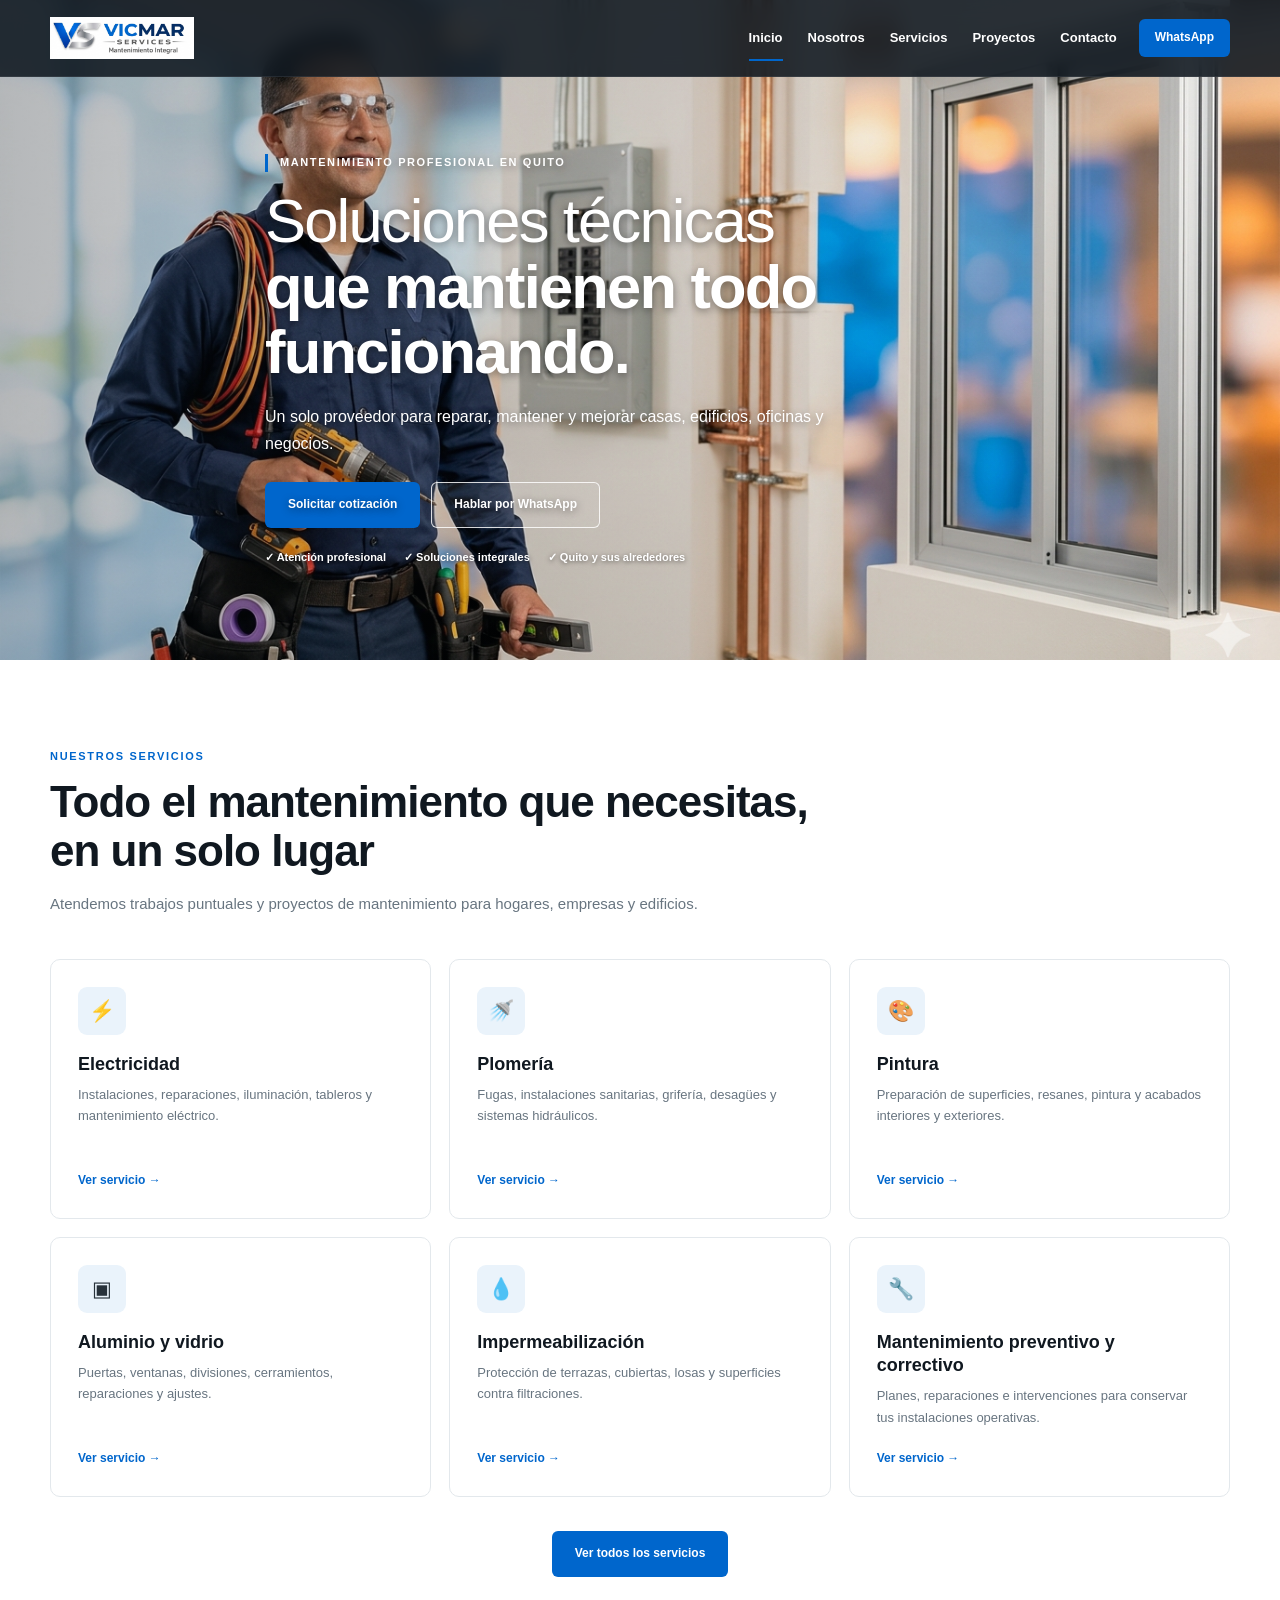
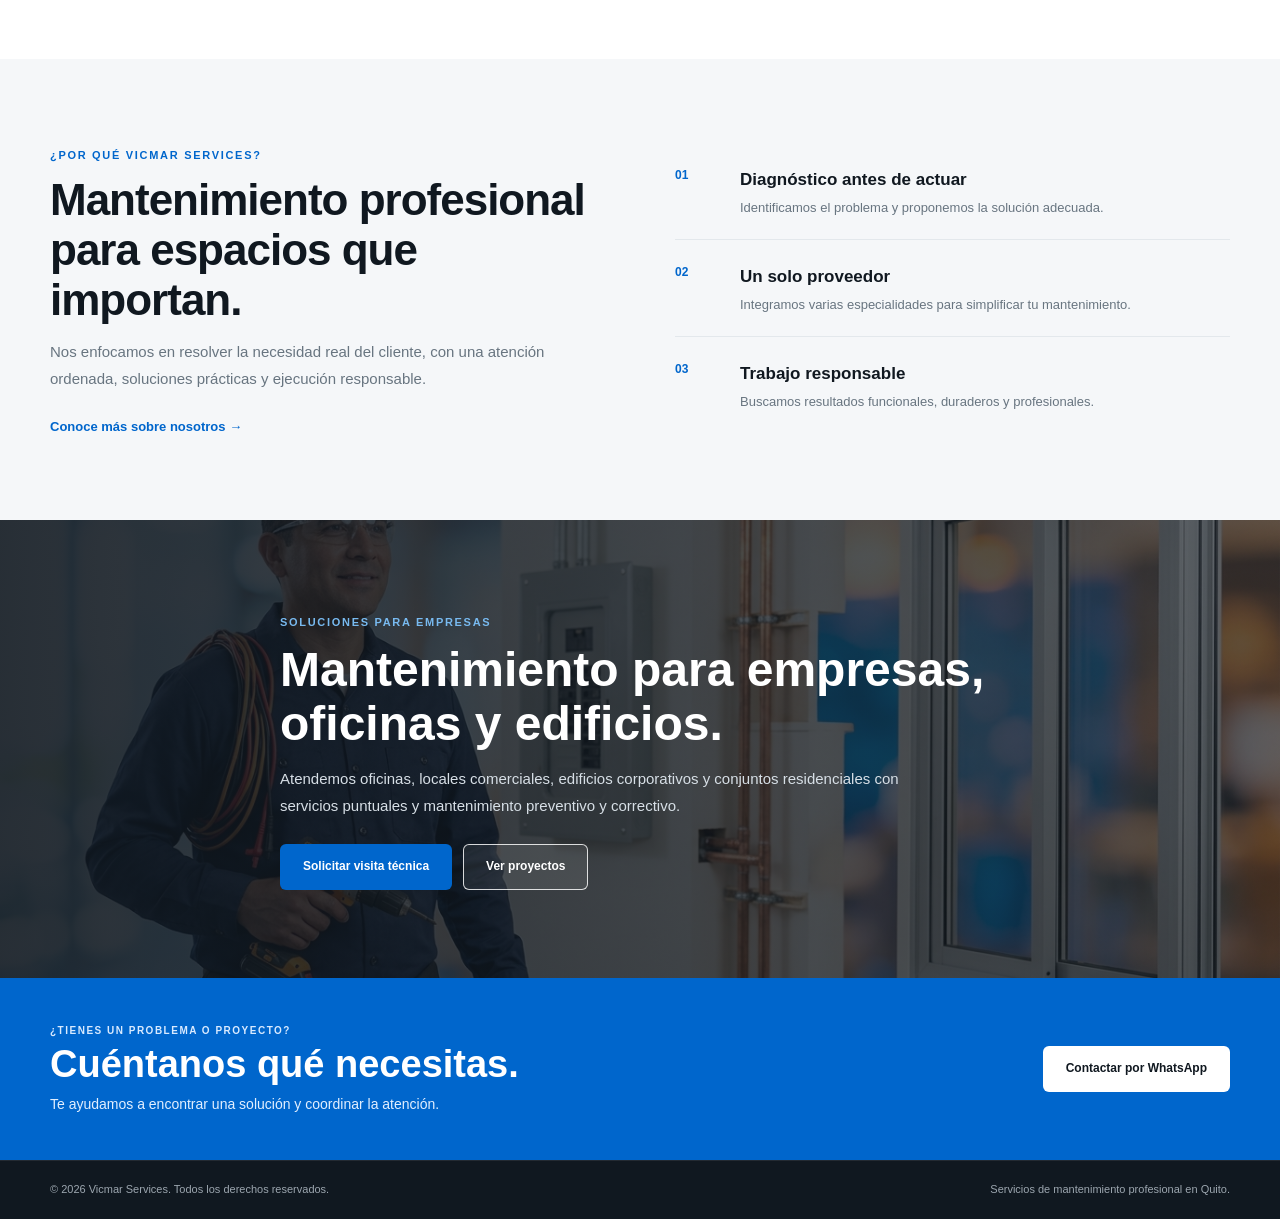
<file: index.html>
<!DOCTYPE html>
<html lang="es">
<head>
    <meta charset="UTF-8">
    <meta name="viewport" content="width=device-width, initial-scale=1.0">
    <title>Vicmar Services | Mantenimiento Profesional en Quito</title>
    <meta name="description" content="Vicmar Services: mantenimiento profesional en Quito para casas, edificios, oficinas y negocios. Electricidad, plomería, pintura, aluminio y vidrio, impermeabilización y mantenimiento preventivo y correctivo.">
    <meta name="keywords" content="mantenimiento Quito, mantenimiento integral Quito, electricidad Quito, plomería Quito, pintura Quito, aluminio y vidrio Quito, impermeabilización Quito, Vicmar Services">
    <meta name="author" content="Vicmar Services">
    <meta name="robots" content="index, follow">
    <meta name="theme-color" content="#101820">
    <link rel="canonical" href="https://www.vicmarserv.com/">
    <meta property="og:type" content="website">
    <meta property="og:locale" content="es_EC">
    <meta property="og:title" content="Vicmar Services | Mantenimiento Profesional en Quito">
    <meta property="og:description" content="Soluciones profesionales de mantenimiento para casas, edificios, oficinas y negocios en Quito.">
    <meta property="og:url" content="https://www.vicmarserv.com/">
    <meta property="og:image" content="https://www.vicmarserv.com/img/hero.png">
    <meta name="twitter:card" content="summary_large_image">
    <meta name="twitter:title" content="Vicmar Services | Mantenimiento Profesional en Quito">
    <meta name="twitter:description" content="Mantenimiento profesional para casas, edificios, oficinas y negocios en Quito.">
    <meta name="twitter:image" content="https://www.vicmarserv.com/img/hero.png">
    <link rel="icon" href="img/icono2.png" type="image/png">
    <link rel="preload" as="image" href="img/hero.png">
    <link rel="stylesheet" href="css/style.css">
    <style>
        /* Leyenda 1: tamaño optimizado para el encabezado del inicio */
        .header .brand-logo-img{width:auto;height:42px;max-width:205px;object-fit:contain}
        @media(max-width:1000px){.header .brand-logo-img{height:37px;max-width:180px}}
        @media(max-width:760px){.header .brand-logo-img{height:34px;max-width:165px}}
        @media(max-width:420px){.header .brand-logo-img{height:31px;max-width:150px}}
    </style>
    <script type="application/ld+json">
    {
        "@context":"https://schema.org",
        "@type":"LocalBusiness",
        "name":"Vicmar Services",
        "url":"https://www.vicmarserv.com/",
        "image":"https://www.vicmarserv.com/img/hero.png",
        "telephone":"+593992705273",
        "description":"Servicios profesionales de mantenimiento para casas, edificios, oficinas y negocios en Quito.",
        "areaServed":"Quito, Ecuador",
        "priceRange":"$$"
    }
    </script>
</head>
<body>
<a href="#contenido" class="skip-link">Ir al contenido principal</a>
<header class="header">
    <div class="container nav-container">
        <a href="index.html" class="brand-logo" aria-label="Vicmar Services - Inicio">
            <img src="img/leyenda1.png" alt="Vicmar Services" class="brand-logo-img" width="780" height="420">
        </a>
        <nav class="nav" id="mainNav" aria-label="Navegación principal">
            <a href="index.html" class="active" aria-current="page">Inicio</a>
            <a href="nosotros.html">Nosotros</a>
            <a href="servicios.html">Servicios</a>
            <a href="proyectos.html">Proyectos</a>
            <a href="contacto.html">Contacto</a>
        </nav>
        <a href="https://wa.me/593992705273?text=Hola%20Vicmar%20Services,%20quiero%20solicitar%20información%20sobre%20un%20servicio." target="_blank" rel="noopener noreferrer" class="nav-whatsapp" aria-label="Contactar a Vicmar Services por WhatsApp">WhatsApp</a>
        <button class="menu-toggle" id="menuToggle" type="button" aria-label="Abrir menú" aria-controls="mainNav" aria-expanded="false"><span aria-hidden="true">☰</span></button>
    </div>
</header>
<main id="contenido">
<section class="hero" aria-labelledby="hero-title">
    <img src="img/hero.png" alt="Técnico de Vicmar Services realizando mantenimiento profesional" class="hero-image" fetchpriority="high" decoding="async">
    <div class="hero-overlay" aria-hidden="true"></div>
    <div class="container hero-content">
        <span class="hero-tag">MANTENIMIENTO PROFESIONAL EN QUITO</span>
        <h1 id="hero-title">Soluciones técnicas <strong>que mantienen todo funcionando.</strong></h1>
        <p>Un solo proveedor para reparar, mantener y mejorar casas, edificios, oficinas y negocios.</p>
        <div class="hero-buttons">
            <a href="contacto.html" class="btn btn-primary">Solicitar cotización</a>
            <a href="https://wa.me/593992705273?text=Hola%20Vicmar%20Services,%20quiero%20una%20cotización." target="_blank" rel="noopener noreferrer" class="btn btn-outline">Hablar por WhatsApp</a>
        </div>
        <div class="hero-trust" aria-label="Ventajas de Vicmar Services">
            <span>✓ Atención profesional</span><span>✓ Soluciones integrales</span><span>✓ Quito y sus alrededores</span>
        </div>
    </div>
</section>
<section class="section" aria-labelledby="servicios-title">
<div class="container">
<div class="section-header"><span class="section-tag">NUESTROS SERVICIOS</span><h2 id="servicios-title">Todo el mantenimiento que necesitas, en un solo lugar</h2><p>Atendemos trabajos puntuales y proyectos de mantenimiento para hogares, empresas y edificios.</p></div>
<div class="services-grid">
<article class="service-card"><div class="service-icon" aria-hidden="true">⚡</div><h3>Electricidad</h3><p>Instalaciones, reparaciones, iluminación, tableros y mantenimiento eléctrico.</p><a href="servicios.html">Ver servicio →</a></article>
<article class="service-card"><div class="service-icon" aria-hidden="true">🚿</div><h3>Plomería</h3><p>Fugas, instalaciones sanitarias, grifería, desagües y sistemas hidráulicos.</p><a href="servicios.html">Ver servicio →</a></article>
<article class="service-card"><div class="service-icon" aria-hidden="true">🎨</div><h3>Pintura</h3><p>Preparación de superficies, resanes, pintura y acabados interiores y exteriores.</p><a href="servicios.html">Ver servicio →</a></article>
<article class="service-card"><div class="service-icon" aria-hidden="true">▣</div><h3>Aluminio y vidrio</h3><p>Puertas, ventanas, divisiones, cerramientos, reparaciones y ajustes.</p><a href="servicios.html">Ver servicio →</a></article>
<article class="service-card"><div class="service-icon" aria-hidden="true">💧</div><h3>Impermeabilización</h3><p>Protección de terrazas, cubiertas, losas y superficies contra filtraciones.</p><a href="servicios.html">Ver servicio →</a></article>
<article class="service-card"><div class="service-icon" aria-hidden="true">🔧</div><h3>Mantenimiento preventivo y correctivo</h3><p>Planes, reparaciones e intervenciones para conservar tus instalaciones operativas.</p><a href="servicios.html">Ver servicio →</a></article>
</div>
<div class="section-action"><a href="servicios.html" class="btn btn-primary">Ver todos los servicios</a></div>
</div>
</section>
<section class="section section-light" aria-labelledby="porque-title">
<div class="container"><div class="two-columns"><div><span class="section-tag">¿POR QUÉ VICMAR SERVICES?</span><h2 id="porque-title">Mantenimiento profesional para espacios que importan.</h2><p>Nos enfocamos en resolver la necesidad real del cliente, con una atención ordenada, soluciones prácticas y ejecución responsable.</p><a href="nosotros.html" class="text-link">Conoce más sobre nosotros →</a></div>
<div class="features"><div class="feature"><span aria-hidden="true">01</span><div><h3>Diagnóstico antes de actuar</h3><p>Identificamos el problema y proponemos la solución adecuada.</p></div></div><div class="feature"><span aria-hidden="true">02</span><div><h3>Un solo proveedor</h3><p>Integramos varias especialidades para simplificar tu mantenimiento.</p></div></div><div class="feature"><span aria-hidden="true">03</span><div><h3>Trabajo responsable</h3><p>Buscamos resultados funcionales, duraderos y profesionales.</p></div></div></div></div></div>
</section>
<section class="corporate-section" aria-labelledby="corporate-title"><div class="container corporate-content"><span class="section-tag">SOLUCIONES PARA EMPRESAS</span><h2 id="corporate-title">Mantenimiento para empresas, oficinas y edificios.</h2><p>Atendemos oficinas, locales comerciales, edificios corporativos y conjuntos residenciales con servicios puntuales y mantenimiento preventivo y correctivo.</p><div class="hero-buttons"><a href="contacto.html" class="btn btn-primary">Solicitar visita técnica</a><a href="proyectos.html" class="btn btn-outline">Ver proyectos</a></div></div></section>
<section class="cta" aria-labelledby="cta-title"><div class="container cta-content"><div><span>¿TIENES UN PROBLEMA O PROYECTO?</span><h2 id="cta-title">Cuéntanos qué necesitas.</h2><p>Te ayudamos a encontrar una solución y coordinar la atención.</p></div><a href="https://wa.me/593992705273?text=Hola%20Vicmar%20Services,%20quiero%20solicitar%20un%20servicio." target="_blank" rel="noopener noreferrer" class="btn btn-white" aria-label="Contactar a Vicmar Services por WhatsApp">Contactar por WhatsApp</a></div></section>
</main>
<footer class="footer-bottom"><div class="footer-bottom-container"><p>© 2026 Vicmar Services. Todos los derechos reservados.</p><p>Servicios de mantenimiento profesional en Quito.</p></div></footer>
<script src="js/main.js"></script>
</body>
</html>
</file>
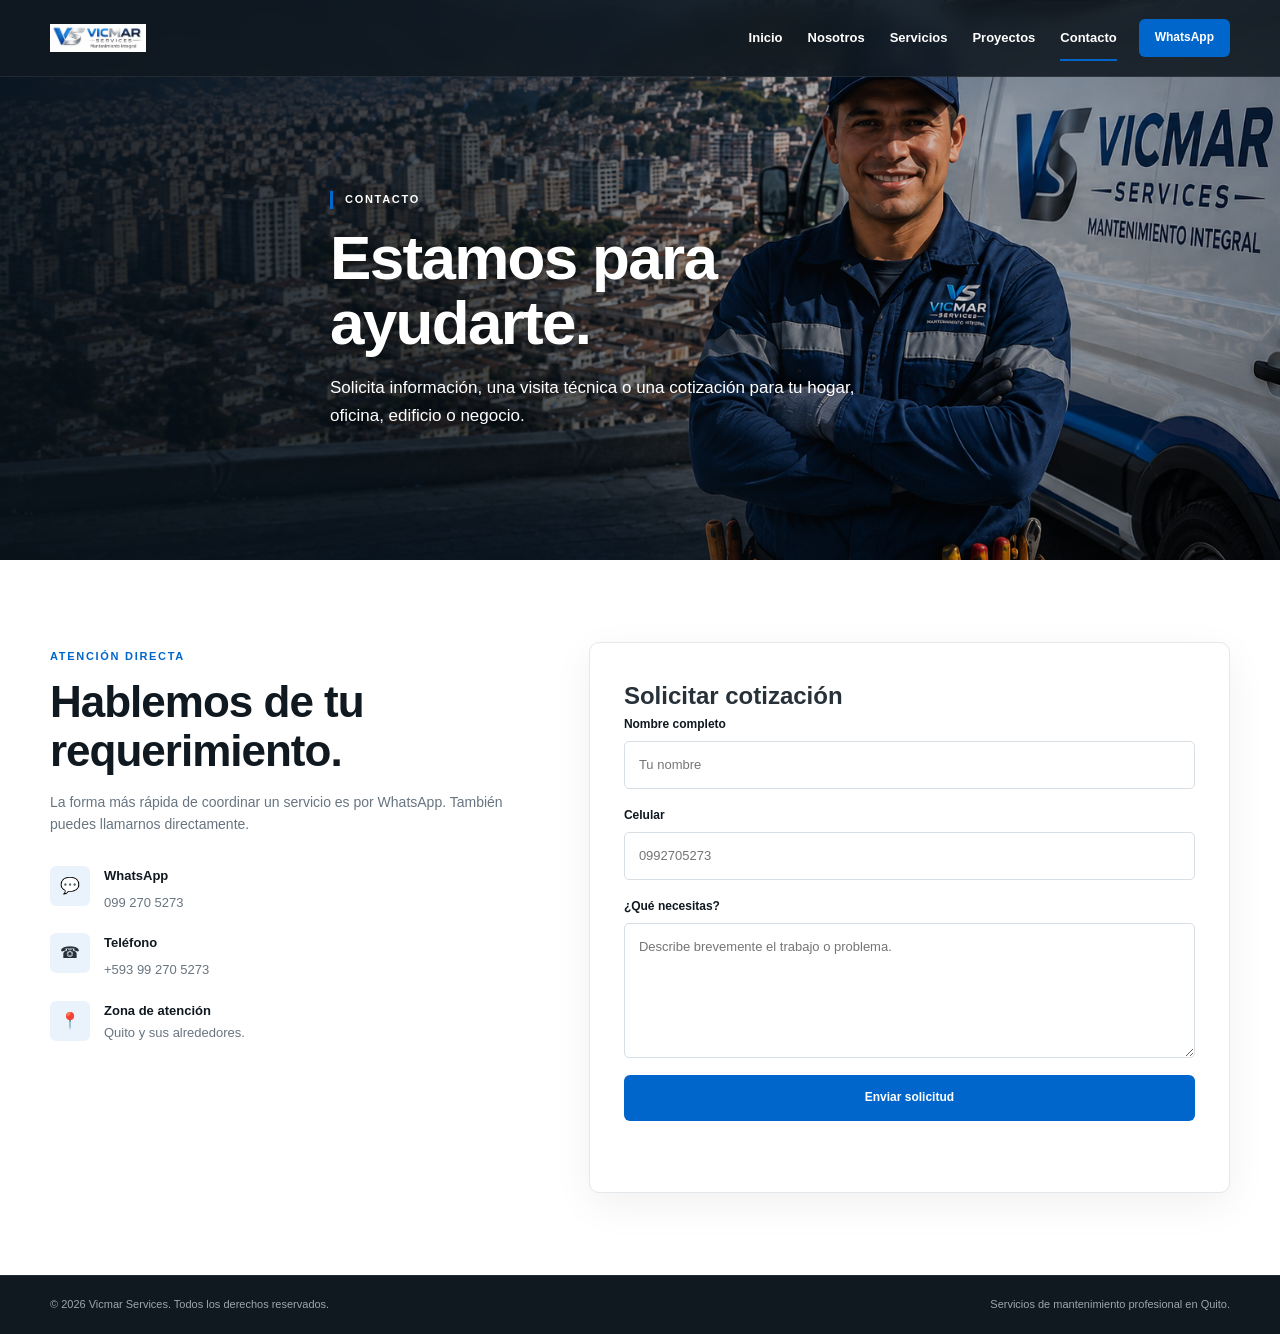
<file: contacto.html>
<!DOCTYPE html>
<html lang="es">
<head>
<meta charset="UTF-8">
<meta name="viewport" content="width=device-width, initial-scale=1.0">
<title>Contacto | Vicmar Services Quito</title>
<meta name="description" content="Contacta a Vicmar Services para solicitar servicios de mantenimiento y cotizaciones en Quito.">
<meta name="robots" content="index, follow">
<link rel="canonical" href="https://www.vicmarserv.com/contacto.html">
<link rel="icon" href="img/icono2.png" type="image/png">
<link rel="stylesheet" href="css/style.css">

<style>
/* =========================================================
   PORTADA CONTACTO — VICMAR SERVICES
========================================================= */
.contact-hero{
    position:relative;
    min-height:560px;
    display:flex;
    align-items:center;
    overflow:hidden;
    color:#fff;
    background:#101820 url("img/contacto1.png") center center/cover no-repeat;
}

.contact-hero-overlay{
    position:absolute;
    inset:0;
    z-index:1;
    background:linear-gradient(90deg,rgba(10,18,25,.82) 0%,rgba(10,18,25,.58) 38%,rgba(10,18,25,.20) 68%,rgba(10,18,25,.08) 100%);
}

.contact-hero-content{
    position:relative;
    z-index:2;
    max-width:620px;
    padding-top:55px;
    text-shadow:0 2px 8px rgba(0,0,0,.45);
}

.contact-hero .section-tag{
    display:inline-block;
    margin-bottom:16px;
    padding-left:12px;
    border-left:3px solid #0066cc;
    color:#fff;
    font-size:11px;
    font-weight:800;
    letter-spacing:1.7px;
}

.contact-hero h1{
    margin:0 0 18px;
    color:#fff;
    font-size:clamp(42px,5vw,62px);
    line-height:1.06;
    letter-spacing:-1.7px;
}

.contact-hero p{
    max-width:570px;
    margin:0;
    color:#fff;
    font-size:17px;
    line-height:1.65;
}

@media(max-width:760px){
    .contact-hero{
        min-height:525px;
        background-position:center center;
    }
    .contact-hero-overlay{
        background:linear-gradient(90deg,rgba(10,18,25,.84) 0%,rgba(10,18,25,.57) 52%,rgba(10,18,25,.18) 100%);
    }
    .contact-hero-content{padding-top:45px;max-width:100%;}
    .contact-hero .section-tag{font-size:10px;letter-spacing:1.4px;}
    .contact-hero h1{font-size:38px;line-height:1.08;letter-spacing:-1.2px;}
    .contact-hero p{font-size:14.5px;line-height:1.6;}
}

@media(max-width:420px){
    .contact-hero{min-height:500px;}
    .contact-hero h1{font-size:34px;}
    .contact-hero p{font-size:14px;}
}
</style>
</head>

<body>
<a href="#contenido" class="skip-link">Ir al contenido principal</a>

<header class="header">
    <div class="container nav-container">
        <a href="index.html" class="brand-logo" aria-label="Vicmar Services - Inicio">
            <img src="img/rotulo1.png" alt="Vicmar Services" class="brand-logo-img" width="220" height="70">
        </a>

        <nav class="nav" id="mainNav" aria-label="Navegación principal">
            <a href="index.html">Inicio</a>
            <a href="nosotros.html">Nosotros</a>
            <a href="servicios.html">Servicios</a>
            <a href="proyectos.html">Proyectos</a>
            <a href="contacto.html" class="active" aria-current="page">Contacto</a>
        </nav>

        <a href="https://wa.me/593992705273?text=Hola%20Vicmar%20Services,%20quiero%20solicitar%20un%20servicio." target="_blank" rel="noopener noreferrer" class="nav-whatsapp" aria-label="Contactar por WhatsApp">WhatsApp</a>

        <button class="menu-toggle" id="menuToggle" type="button" aria-label="Abrir menú" aria-controls="mainNav" aria-expanded="false">
            <span aria-hidden="true">☰</span>
        </button>
    </div>
</header>

<main id="contenido">

    <!-- PORTADA CONTACTO -->
    <section class="contact-hero" aria-label="Contacto Vicmar Services">
        <div class="contact-hero-overlay" aria-hidden="true"></div>
        <div class="container contact-hero-content">
            <span class="section-tag">CONTACTO</span>
            <h1>Estamos para ayudarte.</h1>
            <p>Solicita información, una visita técnica o una cotización para tu hogar, oficina, edificio o negocio.</p>
        </div>
    </section>

    <!-- INFORMACIÓN Y FORMULARIO -->
    <section class="section">
        <div class="container contact-grid">
            <div class="contact-info">
                <span class="section-tag">ATENCIÓN DIRECTA</span>
                <h2>Hablemos de tu requerimiento.</h2>
                <p>La forma más rápida de coordinar un servicio es por WhatsApp. También puedes llamarnos directamente.</p>

                <div class="contact-item">
                    <span aria-hidden="true">💬</span>
                    <div>
                        <strong>WhatsApp</strong>
                        <a href="https://wa.me/593992705273?text=Hola%20Vicmar%20Services,%20quiero%20solicitar%20un%20servicio." target="_blank" rel="noopener noreferrer">099 270 5273</a>
                    </div>
                </div>

                <div class="contact-item">
                    <span aria-hidden="true">☎</span>
                    <div>
                        <strong>Teléfono</strong>
                        <a href="tel:+593992705273">+593 99 270 5273</a>
                    </div>
                </div>

                <div class="contact-item">
                    <span aria-hidden="true">📍</span>
                    <div>
                        <strong>Zona de atención</strong>
                        <p>Quito y sus alrededores.</p>
                    </div>
                </div>
            </div>

            <div class="contact-form-box">
                <h2>Solicitar cotización</h2>
                <form class="contact-form" id="contactForm">
                    <div class="form-group">
                        <label for="nombre">Nombre completo</label>
                        <input id="nombre" name="nombre" type="text" required placeholder="Tu nombre">
                    </div>

                    <div class="form-group">
                        <label for="telefono">Celular</label>
                        <input id="telefono" name="telefono" type="tel" required placeholder="0992705273">
                    </div>

                    <div class="form-group">
                        <label for="mensaje">¿Qué necesitas?</label>
                        <textarea id="mensaje" name="mensaje" required placeholder="Describe brevemente el trabajo o problema."></textarea>
                    </div>

                    <button type="submit" class="btn btn-primary form-button">Enviar solicitud</button>
                    <div id="formMessage" class="form-message" aria-live="polite"></div>
                </form>
            </div>
        </div>
    </section>

</main>

<footer class="footer-bottom">
    <div class="footer-bottom-container">
        <p>© 2026 Vicmar Services. Todos los derechos reservados.</p>
        <p>Servicios de mantenimiento profesional en Quito.</p>
    </div>
</footer>

<script src="js/main.js"></script>
</body>
</html>
</file>
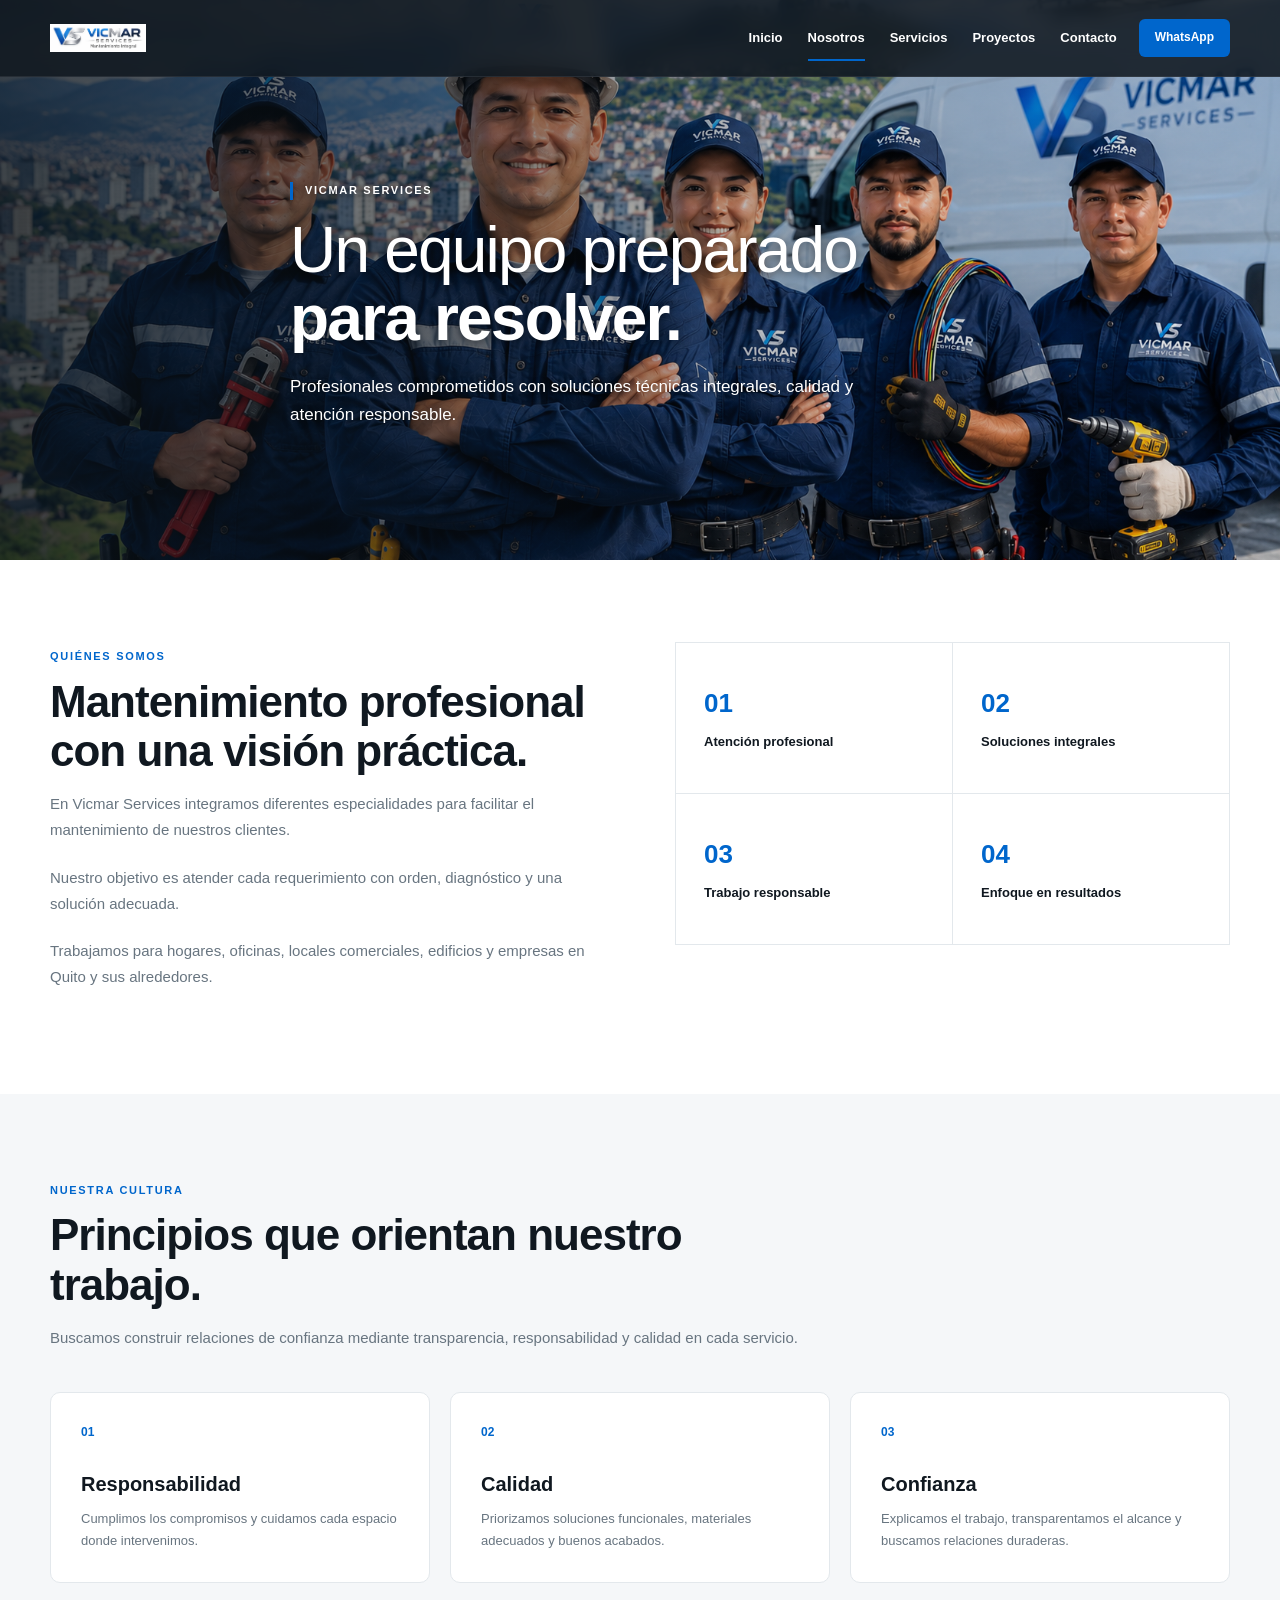
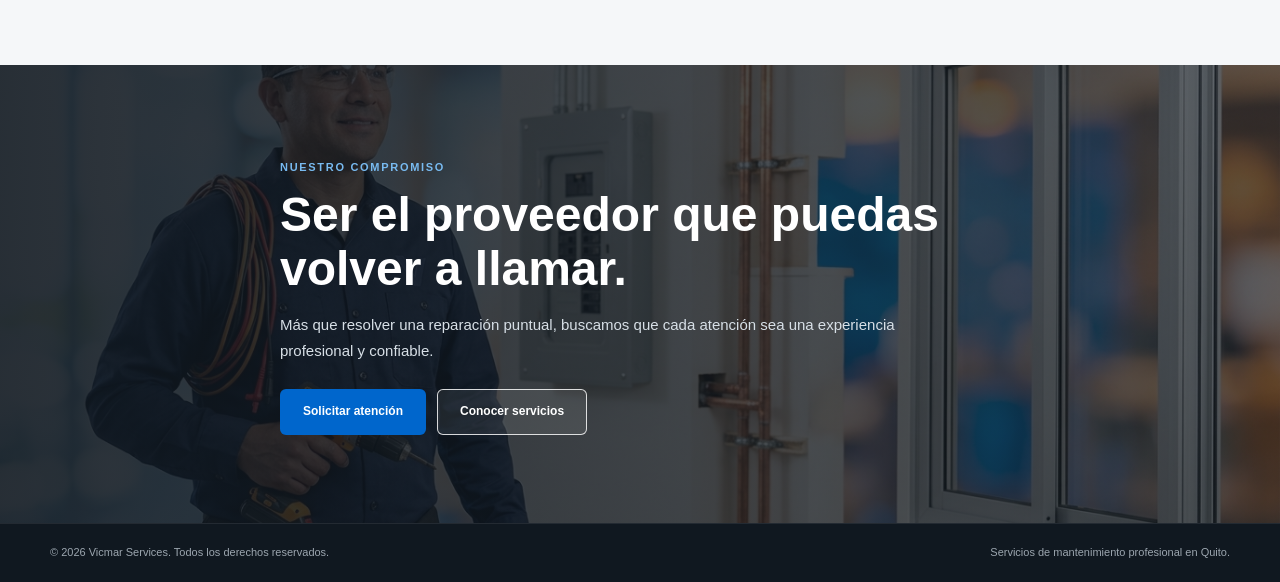
<file: nosotros.html>
<!DOCTYPE html>
<html lang="es">
<head>
<meta charset="UTF-8">
<meta name="viewport" content="width=device-width, initial-scale=1.0">
<title>Nosotros | Vicmar Services Quito</title>
<meta name="description" content="Conoce Vicmar Services, equipo especializado en mantenimiento integral para casas, edificios, oficinas y negocios en Quito.">
<meta name="robots" content="index, follow">
<link rel="canonical" href="https://www.vicmarserv.com/nosotros.html">
<link rel="icon" href="img/icono2.png" type="image/png">
<link rel="stylesheet" href="css/style.css">
<style>
.about-hero{position:relative;min-height:560px;display:flex;align-items:center;overflow:hidden;color:#fff;background:#101820 url("img/nosotros.png") center center/cover no-repeat}
.about-hero-overlay{position:absolute;inset:0;z-index:1;background:linear-gradient(90deg,rgba(10,18,25,.78) 0%,rgba(10,18,25,.52) 35%,rgba(10,18,25,.20) 65%,rgba(10,18,25,.08) 100%)}
.about-hero-content{position:relative;z-index:2;max-width:700px;padding-top:45px;color:#fff;text-shadow:0 2px 8px rgba(0,0,0,.45)}
.about-hero .section-tag{display:inline-block;margin-bottom:17px;padding-left:12px;border-left:3px solid #0066cc;color:#fff;font-size:11px;font-weight:800;letter-spacing:1.7px}
.about-hero h1{max-width:700px;margin:0 0 20px;color:#fff;font-size:clamp(42px,5vw,64px);line-height:1.06;letter-spacing:-1.8px;font-weight:400}
.about-hero h1 strong{font-weight:800}
.about-hero p{max-width:600px;margin:0;color:#fff;font-size:17px;line-height:1.65}
@media(max-width:1000px){.about-hero{min-height:540px;background-position:center center}}
@media(max-width:760px){.about-hero{min-height:525px;background-position:center center}.about-hero-overlay{background:linear-gradient(90deg,rgba(10,18,25,.80) 0%,rgba(10,18,25,.55) 45%,rgba(10,18,25,.20) 100%)}.about-hero-content{padding-top:35px;max-width:100%}.about-hero .section-tag{font-size:10px;letter-spacing:1.4px}.about-hero h1{font-size:38px;line-height:1.08;letter-spacing:-1.2px;margin-bottom:17px}.about-hero p{max-width:100%;font-size:14.5px;line-height:1.6}}
@media(max-width:420px){.about-hero{min-height:495px}.about-hero h1{font-size:34px}.about-hero p{font-size:14px}}
</style>
</head>
<body>
<a href="#contenido" class="skip-link">Ir al contenido principal</a>
<header class="header">
<div class="container nav-container">
<a href="index.html" class="brand-logo" aria-label="Vicmar Services - Inicio"><img src="img/rotulo1.png" alt="Vicmar Services" class="brand-logo-img" width="220" height="70"></a>
<nav class="nav" id="mainNav" aria-label="Navegación principal">
<a href="index.html">Inicio</a><a href="nosotros.html" class="active" aria-current="page">Nosotros</a><a href="servicios.html">Servicios</a><a href="proyectos.html">Proyectos</a><a href="contacto.html">Contacto</a>
</nav>
<a href="https://wa.me/593992705273?text=Hola%20Vicmar%20Services,%20quiero%20información." target="_blank" rel="noopener noreferrer" class="nav-whatsapp" aria-label="Contactar por WhatsApp">WhatsApp</a>
<button class="menu-toggle" id="menuToggle" type="button" aria-label="Abrir menú" aria-controls="mainNav" aria-expanded="false"><span aria-hidden="true">☰</span></button>
</div>
</header>
<main id="contenido">
<section class="about-hero" aria-label="Equipo de Vicmar Services">
<div class="about-hero-overlay" aria-hidden="true"></div>
<div class="container about-hero-content">
<span class="section-tag">VICMAR SERVICES</span>
<h1>Un equipo preparado <strong>para resolver.</strong></h1>
<p>Profesionales comprometidos con soluciones técnicas integrales, calidad y atención responsable.</p>
</div>
</section>
<section class="section"><div class="container"><div class="two-columns about-section"><div><span class="section-tag">QUIÉNES SOMOS</span><h2>Mantenimiento profesional con una visión práctica.</h2><p>En Vicmar Services integramos diferentes especialidades para facilitar el mantenimiento de nuestros clientes.</p><p>Nuestro objetivo es atender cada requerimiento con orden, diagnóstico y una solución adecuada.</p><p>Trabajamos para hogares, oficinas, locales comerciales, edificios y empresas en Quito y sus alrededores.</p></div><div class="about-box"><div><strong>01</strong><span>Atención profesional</span></div><div><strong>02</strong><span>Soluciones integrales</span></div><div><strong>03</strong><span>Trabajo responsable</span></div><div><strong>04</strong><span>Enfoque en resultados</span></div></div></div></div></section>
<section class="section section-light"><div class="container"><div class="section-header"><span class="section-tag">NUESTRA CULTURA</span><h2>Principios que orientan nuestro trabajo.</h2><p>Buscamos construir relaciones de confianza mediante transparencia, responsabilidad y calidad en cada servicio.</p></div><div class="values-grid"><article class="value-card"><span>01</span><h3>Responsabilidad</h3><p>Cumplimos los compromisos y cuidamos cada espacio donde intervenimos.</p></article><article class="value-card"><span>02</span><h3>Calidad</h3><p>Priorizamos soluciones funcionales, materiales adecuados y buenos acabados.</p></article><article class="value-card"><span>03</span><h3>Confianza</h3><p>Explicamos el trabajo, transparentamos el alcance y buscamos relaciones duraderas.</p></article></div></div></section>
<section class="corporate-section"><div class="container corporate-content"><span class="section-tag">NUESTRO COMPROMISO</span><h2>Ser el proveedor que puedas volver a llamar.</h2><p>Más que resolver una reparación puntual, buscamos que cada atención sea una experiencia profesional y confiable.</p><div class="hero-buttons"><a href="contacto.html" class="btn btn-primary">Solicitar atención</a><a href="servicios.html" class="btn btn-outline">Conocer servicios</a></div></div></section>
</main>
<footer class="footer-bottom"><div class="footer-bottom-container"><p>© 2026 Vicmar Services. Todos los derechos reservados.</p><p>Servicios de mantenimiento profesional en Quito.</p></div></footer>
<script src="js/main.js"></script>
</body>
</html>
</file>
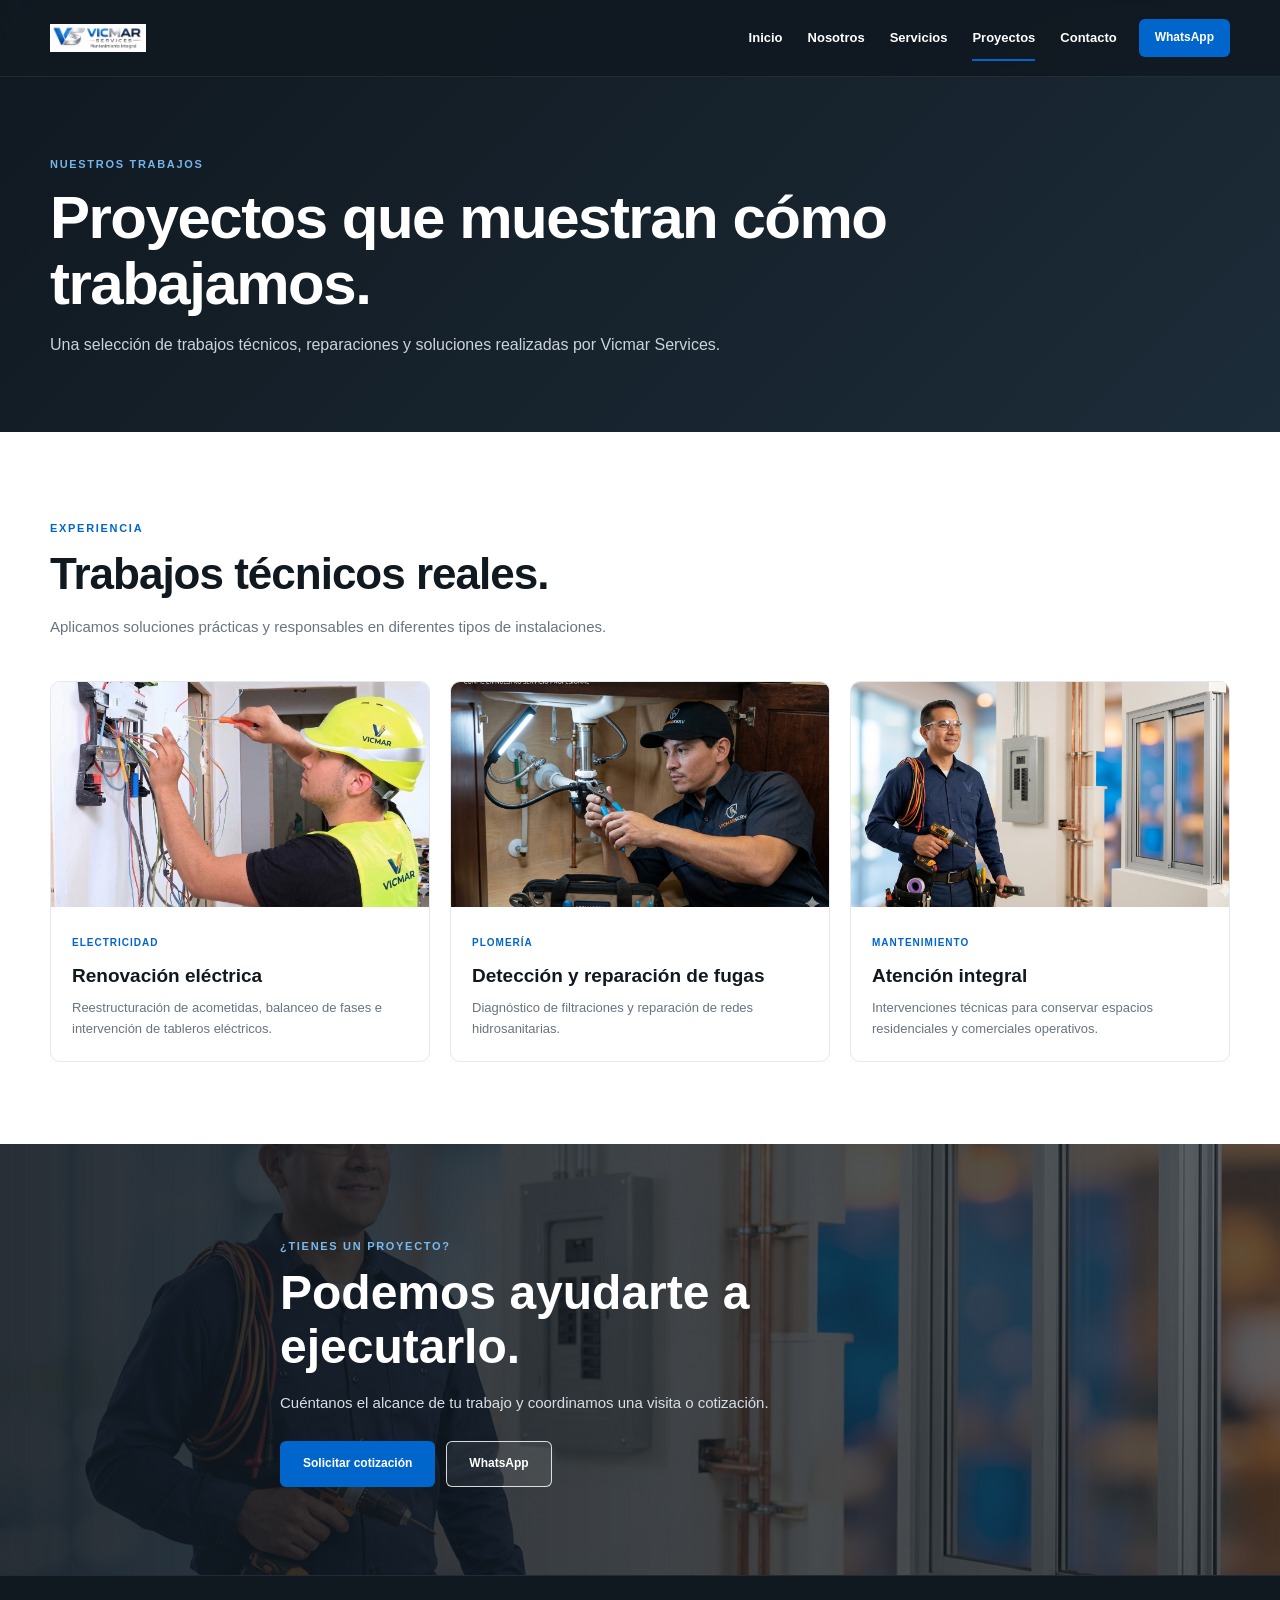
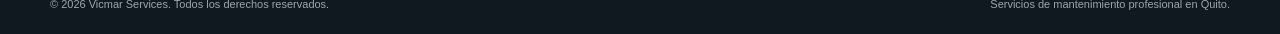
<file: proyectos.html>
<!DOCTYPE html><html lang="es"><head><meta charset="UTF-8"><meta name="viewport" content="width=device-width,initial-scale=1.0"><title>Proyectos | Vicmar Services Quito</title><meta name="description" content="Proyectos y trabajos realizados por Vicmar Services en Quito."><link rel="canonical" href="https://www.vicmarserv.com/proyectos.html"><link rel="icon" href="img/icono2.png"><link rel="stylesheet" href="css/style.css"></head><body><a href="#contenido" class="skip-link">Ir al contenido principal</a><header class="header"><div class="container nav-container"><a href="index.html" class="brand-logo"><img src="img/rotulo1.png" alt="Vicmar Services" class="brand-logo-img"></a><nav class="nav" id="mainNav"><a href="index.html">Inicio</a><a href="nosotros.html">Nosotros</a><a href="servicios.html">Servicios</a><a href="proyectos.html" class="active">Proyectos</a><a href="contacto.html">Contacto</a></nav><a href="https://wa.me/593992705273?text=Hola%20Vicmar%20Services,%20quiero%20información%20sobre%20un%20proyecto." target="_blank" rel="noopener" class="nav-whatsapp">WhatsApp</a><button class="menu-toggle" id="menuToggle" type="button" aria-label="Abrir menú" aria-controls="mainNav" aria-expanded="false">☰</button></div></header><main id="contenido"><section class="page-hero"><div class="container"><span class="section-tag">NUESTROS TRABAJOS</span><h1>Proyectos que muestran cómo trabajamos.</h1><p>Una selección de trabajos técnicos, reparaciones y soluciones realizadas por Vicmar Services.</p></div></section><section class="section"><div class="container"><div class="section-header"><span class="section-tag">EXPERIENCIA</span><h2>Trabajos técnicos reales.</h2><p>Aplicamos soluciones prácticas y responsables en diferentes tipos de instalaciones.</p></div><div class="projects-grid"><article class="project-card"><div class="project-image"><img src="img/electricista.png" alt="Trabajo de electricidad" loading="lazy"></div><div class="project-content"><span>Electricidad</span><h3>Renovación eléctrica</h3><p>Reestructuración de acometidas, balanceo de fases e intervención de tableros eléctricos.</p></div></article><article class="project-card"><div class="project-image"><img src="img/plomero.png" alt="Trabajo de plomería" loading="lazy"></div><div class="project-content"><span>Plomería</span><h3>Detección y reparación de fugas</h3><p>Diagnóstico de filtraciones y reparación de redes hidrosanitarias.</p></div></article><article class="project-card"><div class="project-image"><img src="img/hero.png" alt="Mantenimiento profesional Vicmar Services" loading="lazy"></div><div class="project-content"><span>Mantenimiento</span><h3>Atención integral</h3><p>Intervenciones técnicas para conservar espacios residenciales y comerciales operativos.</p></div></article></div></div></section><section class="corporate-section"><div class="container corporate-content"><span class="section-tag">¿TIENES UN PROYECTO?</span><h2>Podemos ayudarte a ejecutarlo.</h2><p>Cuéntanos el alcance de tu trabajo y coordinamos una visita o cotización.</p><div class="hero-buttons"><a href="contacto.html" class="btn btn-primary">Solicitar cotización</a><a href="https://wa.me/593992705273?text=Hola%20Vicmar%20Services,%20quiero%20consultar%20un%20proyecto." target="_blank" rel="noopener" class="btn btn-outline">WhatsApp</a></div></div></section></main><footer class="footer-bottom"><div class="footer-bottom-container"><p>© 2026 Vicmar Services. Todos los derechos reservados.</p><p>Servicios de mantenimiento profesional en Quito.</p></div></footer><script src="js/main.js"></script></body></html>
</file>
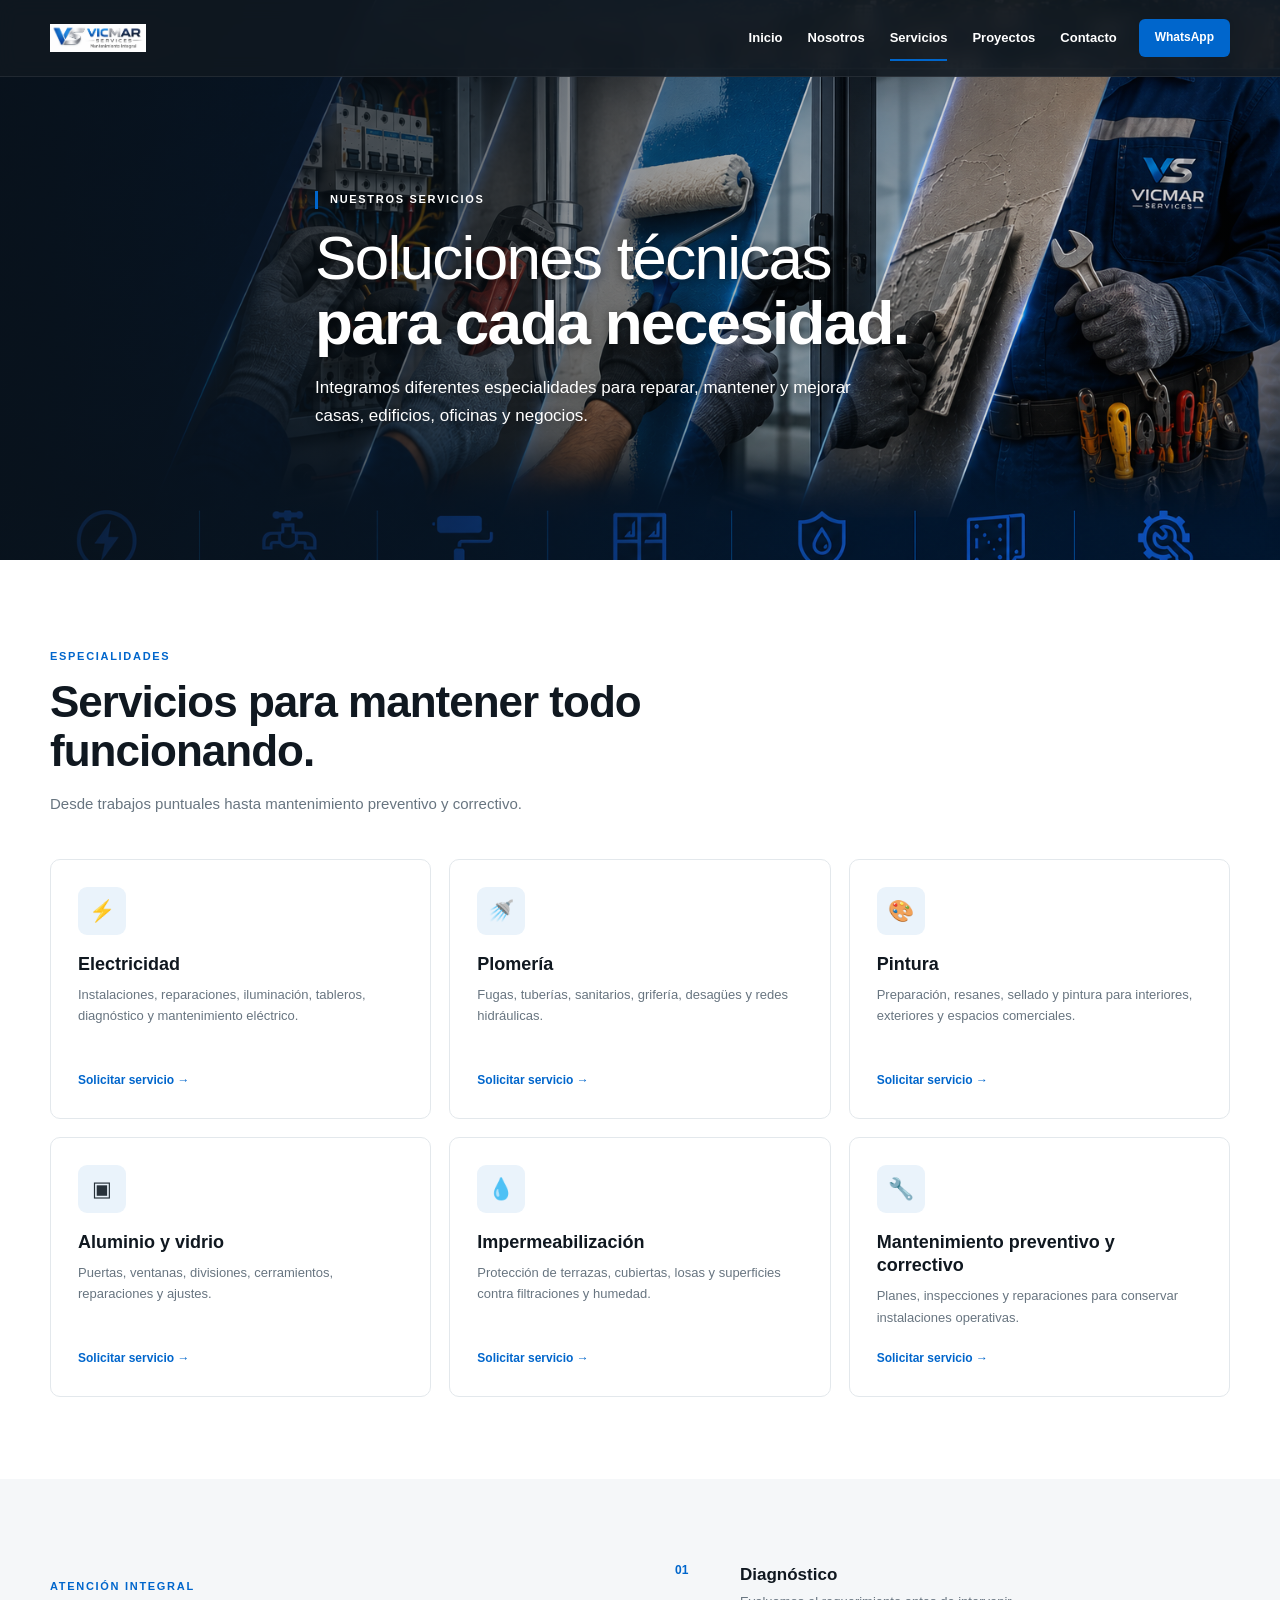
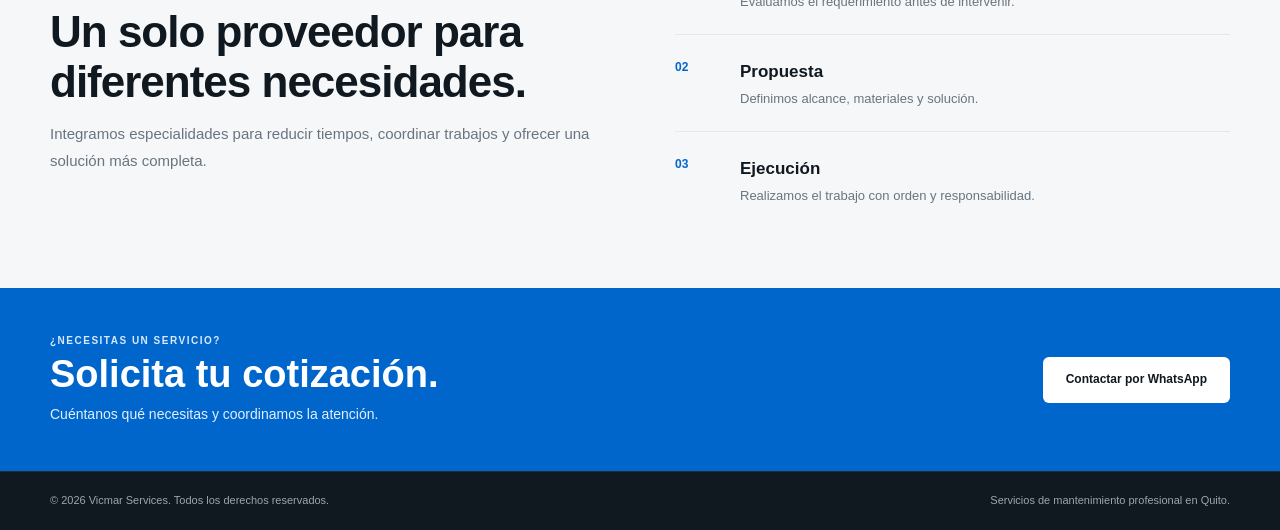
<file: servicios.html>
<!DOCTYPE html>
<html lang="es">
<head>
<meta charset="UTF-8">
<meta name="viewport" content="width=device-width,initial-scale=1.0">
<title>Servicios | Vicmar Services Quito</title>
<meta name="description" content="Servicios de mantenimiento profesional de Vicmar Services en Quito: electricidad, plomería, pintura, aluminio y vidrio, impermeabilización y mantenimiento preventivo y correctivo.">
<link rel="canonical" href="https://www.vicmarserv.com/servicios.html">
<link rel="icon" href="img/icono2.png" type="image/png">
<link rel="stylesheet" href="css/style.css">
<style>
/* PORTADA DE SERVICIOS */
.services-hero{position:relative;min-height:560px;display:flex;align-items:center;overflow:hidden;color:#fff;background:#101820 url("img/servicios.png") center center/cover no-repeat}
.services-hero::before{content:"";position:absolute;inset:0;background:linear-gradient(90deg,rgba(10,18,25,.82) 0%,rgba(10,18,25,.62) 35%,rgba(10,18,25,.18) 68%,rgba(10,18,25,.08) 100%);z-index:1}
.services-hero-content{position:relative;z-index:2;max-width:650px;padding-top:55px;text-shadow:0 2px 8px rgba(0,0,0,.42)}
.services-hero .section-tag{display:inline-block;margin-bottom:16px;padding-left:12px;border-left:3px solid #0066cc;color:#fff;font-size:11px;font-weight:800;letter-spacing:1.7px}
.services-hero h1{max-width:650px;margin:0 0 18px;color:#fff;font-size:clamp(42px,5vw,62px);line-height:1.06;letter-spacing:-1.7px;font-weight:400}
.services-hero h1 strong{font-weight:800}
.services-hero p{max-width:570px;margin:0;color:#fff;font-size:17px;line-height:1.65}
@media(max-width:1000px){.services-hero{min-height:540px}}
@media(max-width:760px){.services-hero{min-height:525px;background-position:center center}.services-hero::before{background:linear-gradient(90deg,rgba(10,18,25,.84) 0%,rgba(10,18,25,.58) 50%,rgba(10,18,25,.18) 100%)}.services-hero-content{padding-top:45px;max-width:100%}.services-hero .section-tag{font-size:10px;letter-spacing:1.35px}.services-hero h1{font-size:38px;line-height:1.08;letter-spacing:-1.2px;margin-bottom:16px}.services-hero p{font-size:14.5px;line-height:1.6}}
@media(max-width:420px){.services-hero{min-height:500px}.services-hero h1{font-size:34px}.services-hero p{font-size:14px}}
</style>
</head>
<body>
<a href="#contenido" class="skip-link">Ir al contenido principal</a>
<header class="header">
<div class="container nav-container">
<a href="index.html" class="brand-logo" aria-label="Vicmar Services - Inicio"><img src="img/rotulo1.png" alt="Vicmar Services" class="brand-logo-img" width="220" height="70"></a>
<nav class="nav" id="mainNav" aria-label="Navegación principal">
<a href="index.html">Inicio</a>
<a href="nosotros.html">Nosotros</a>
<a href="servicios.html" class="active" aria-current="page">Servicios</a>
<a href="proyectos.html">Proyectos</a>
<a href="contacto.html">Contacto</a>
</nav>
<a href="https://wa.me/593992705273?text=Hola%20Vicmar%20Services,%20quiero%20cotizar%20un%20servicio." target="_blank" rel="noopener noreferrer" class="nav-whatsapp" aria-label="Contactar por WhatsApp">WhatsApp</a>
<button class="menu-toggle" id="menuToggle" type="button" aria-label="Abrir menú" aria-controls="mainNav" aria-expanded="false"><span aria-hidden="true">☰</span></button>
</div>
</header>
<main id="contenido">
<section class="services-hero" aria-label="Servicios profesionales de Vicmar Services">
<div class="container services-hero-content">
<span class="section-tag">NUESTROS SERVICIOS</span>
<h1>Soluciones técnicas <strong>para cada necesidad.</strong></h1>
<p>Integramos diferentes especialidades para reparar, mantener y mejorar casas, edificios, oficinas y negocios.</p>
</div>
</section>
<section class="section">
<div class="container">
<div class="section-header"><span class="section-tag">ESPECIALIDADES</span><h2>Servicios para mantener todo funcionando.</h2><p>Desde trabajos puntuales hasta mantenimiento preventivo y correctivo.</p></div>
<div class="services-grid">
<article class="service-card"><div class="service-icon" aria-hidden="true">⚡</div><h3>Electricidad</h3><p>Instalaciones, reparaciones, iluminación, tableros, diagnóstico y mantenimiento eléctrico.</p><a href="contacto.html">Solicitar servicio →</a></article>
<article class="service-card"><div class="service-icon" aria-hidden="true">🚿</div><h3>Plomería</h3><p>Fugas, tuberías, sanitarios, grifería, desagües y redes hidráulicas.</p><a href="contacto.html">Solicitar servicio →</a></article>
<article class="service-card"><div class="service-icon" aria-hidden="true">🎨</div><h3>Pintura</h3><p>Preparación, resanes, sellado y pintura para interiores, exteriores y espacios comerciales.</p><a href="contacto.html">Solicitar servicio →</a></article>
<article class="service-card"><div class="service-icon" aria-hidden="true">▣</div><h3>Aluminio y vidrio</h3><p>Puertas, ventanas, divisiones, cerramientos, reparaciones y ajustes.</p><a href="contacto.html">Solicitar servicio →</a></article>
<article class="service-card"><div class="service-icon" aria-hidden="true">💧</div><h3>Impermeabilización</h3><p>Protección de terrazas, cubiertas, losas y superficies contra filtraciones y humedad.</p><a href="contacto.html">Solicitar servicio →</a></article>
<article class="service-card"><div class="service-icon" aria-hidden="true">🔧</div><h3>Mantenimiento preventivo y correctivo</h3><p>Planes, inspecciones y reparaciones para conservar instalaciones operativas.</p><a href="contacto.html">Solicitar servicio →</a></article>
</div>
</div>
</section>
<section class="section section-light">
<div class="container"><div class="two-columns"><div><span class="section-tag">ATENCIÓN INTEGRAL</span><h2>Un solo proveedor para diferentes necesidades.</h2><p>Integramos especialidades para reducir tiempos, coordinar trabajos y ofrecer una solución más completa.</p></div><div class="features"><div class="feature"><span>01</span><div><h3>Diagnóstico</h3><p>Evaluamos el requerimiento antes de intervenir.</p></div></div><div class="feature"><span>02</span><div><h3>Propuesta</h3><p>Definimos alcance, materiales y solución.</p></div></div><div class="feature"><span>03</span><div><h3>Ejecución</h3><p>Realizamos el trabajo con orden y responsabilidad.</p></div></div></div></div></div>
</section>
<section class="cta"><div class="container cta-content"><div><span>¿NECESITAS UN SERVICIO?</span><h2>Solicita tu cotización.</h2><p>Cuéntanos qué necesitas y coordinamos la atención.</p></div><a href="https://wa.me/593992705273?text=Hola%20Vicmar%20Services,%20quiero%20solicitar%20una%20cotización." target="_blank" rel="noopener noreferrer" class="btn btn-white">Contactar por WhatsApp</a></div></section>
</main>
<footer class="footer-bottom"><div class="footer-bottom-container"><p>© 2026 Vicmar Services. Todos los derechos reservados.</p><p>Servicios de mantenimiento profesional en Quito.</p></div></footer>
<script src="js/main.js"></script>
</body>
</html>
</file>
<file: css/style.css>
/* =========================================================
   VICMAR SERVICES — STYLE.CSS PRO FINAL
   Diseño corporativo · Conversión · Responsive
========================================================= */
:root{--blue:#0066cc;--blue-dark:#0052a3;--blue-light:#eaf3fb;--dark:#101820;--dark-soft:#1c2933;--text:#27313a;--text-light:#687580;--white:#fff;--light:#f5f7f9;--border:#e3e8ec;--radius:10px;--shadow:0 12px 32px rgba(16,24,32,.09);--transition:.3s ease}
*{margin:0;padding:0;box-sizing:border-box}
html{scroll-behavior:smooth}
body{font-family:Arial,Helvetica,sans-serif;color:var(--text);background:var(--white);line-height:1.6;overflow-x:hidden}
img{display:block;max-width:100%}a{color:inherit;text-decoration:none}button,input,textarea{font:inherit}button{border:0}
.container{width:min(1180px,calc(100% - 50px));margin:auto}

/* HEADER */
.header{position:absolute;inset:0 0 auto;width:100%;z-index:1000;background:rgba(16,24,32,.88);backdrop-filter:blur(10px);border-bottom:1px solid rgba(255,255,255,.08)}
.nav-container{min-height:76px;display:flex;align-items:center;gap:22px}
.brand-logo{display:flex;align-items:center;flex:0 0 138px;width:138px;height:76px}
.brand-logo-img{width:auto;height:28px;max-width:128px;object-fit:contain}
.nav{display:flex;align-items:center;justify-content:flex-end;gap:25px;margin-left:auto}
.nav a{position:relative;display:flex;align-items:center;height:76px;color:#fff;font-size:13px;font-weight:600;white-space:nowrap;transition:color var(--transition)}
.nav a:after{content:"";position:absolute;left:0;bottom:15px;width:0;height:2px;background:var(--blue);transition:width var(--transition)}
.nav a:hover:after,.nav a.active:after{width:100%}
.nav-whatsapp{display:inline-flex;align-items:center;justify-content:center;height:38px;padding:0 16px;background:var(--blue);color:#fff;border-radius:6px;font-size:12px;font-weight:700;white-space:nowrap;transition:all var(--transition)}
.nav-whatsapp:hover{background:var(--blue-dark);transform:translateY(-2px)}
.menu-toggle{display:none;width:42px;height:42px;margin-left:auto;background:transparent;color:#fff;font-size:27px;cursor:pointer}

/* HERO */
.hero{position:relative;min-height:660px;display:flex;align-items:center;overflow:hidden;background:var(--dark)}
.hero-image{position:absolute;inset:0;width:100%;height:100%;max-width:none;object-fit:cover;object-position:center center;z-index:0}
.hero-overlay{position:absolute;inset:0;z-index:1;background:linear-gradient(90deg,rgba(10,18,25,.30) 0%,rgba(10,18,25,.13) 40%,rgba(10,18,25,.035) 72%,rgba(10,18,25,0) 100%)}
.hero-content{position:relative;z-index:2;max-width:750px;padding-top:55px;color:#fff;text-shadow:0 2px 8px rgba(0,0,0,.42);animation:fadeUp .8s ease both}
.hero-tag{display:inline-block;margin-bottom:16px;padding-left:12px;border-left:3px solid var(--blue);color:#fff;font-size:11px;font-weight:800;letter-spacing:1.6px}
.hero h1{margin:0 0 19px;color:#fff;font-size:clamp(40px,4.8vw,64px);line-height:1.07;letter-spacing:-1.8px;font-weight:400}
.hero h1 strong{display:block;font-weight:800}
.hero p{max-width:590px;margin:0 0 25px;color:#fff;font-size:16px;line-height:1.65}
.hero-buttons{display:flex;align-items:center;gap:11px;flex-wrap:wrap}
.btn{min-height:46px;display:inline-flex;align-items:center;justify-content:center;padding:0 22px;border:1px solid transparent;border-radius:6px;font-size:12px;font-weight:700;cursor:pointer;transition:all var(--transition)}
.btn-primary{background:var(--blue);color:#fff}.btn-primary:hover{background:var(--blue-dark);transform:translateY(-2px);box-shadow:0 8px 20px rgba(0,102,204,.25)}
.btn-outline{background:rgba(255,255,255,.08);border-color:rgba(255,255,255,.82);color:#fff}.btn-outline:hover{background:#fff;color:var(--dark)}
.btn-white{background:#fff;color:var(--dark)}.btn-white:hover{transform:translateY(-2px)}
.hero-trust{display:flex;flex-wrap:wrap;gap:8px 18px;margin-top:21px;color:#fff;font-size:11px;font-weight:700;text-shadow:0 1px 5px rgba(0,0,0,.55)}
.hero-trust span{display:inline-flex;align-items:center;gap:5px}

/* SECCIONES */
.section{padding:82px 0}.section-light{background:var(--light)}
.section-header{max-width:760px;margin-bottom:42px}.section-tag{display:inline-block;margin-bottom:11px;color:var(--blue);font-size:11px;font-weight:800;letter-spacing:1.7px}
.section-header h2,.two-columns h2,.contact-info h2{margin:0 0 15px;color:var(--dark);font-size:clamp(30px,3.8vw,44px);line-height:1.13;letter-spacing:-1px}
.section-header p{color:var(--text-light);font-size:15px;line-height:1.7}.section-action{display:flex;justify-content:center;margin-top:34px}

/* SERVICIOS */
.services-grid{display:grid;grid-template-columns:repeat(3,1fr);gap:18px}.service-card{display:flex;flex-direction:column;padding:27px;min-height:260px;background:#fff;border:1px solid var(--border);border-radius:var(--radius);transition:all var(--transition)}
.service-card:hover{transform:translateY(-5px);border-color:rgba(0,102,204,.25);box-shadow:var(--shadow)}.service-icon{width:48px;height:48px;display:flex;align-items:center;justify-content:center;margin-bottom:18px;background:var(--blue-light);border-radius:9px;font-size:21px}.service-card h3{margin-bottom:8px;color:var(--dark);font-size:18px;line-height:1.3}.service-card p{margin-bottom:16px;color:var(--text-light);font-size:13px;line-height:1.65}.service-card a{margin-top:auto;color:var(--blue);font-size:12px;font-weight:700}.service-card a:hover{color:var(--blue-dark)}

/* DOS COLUMNAS */
.two-columns{display:grid;grid-template-columns:1fr 1fr;gap:70px;align-items:center}.two-columns>div:first-child>p{max-width:620px;margin-bottom:21px;color:var(--text-light);font-size:15px;line-height:1.75}.text-link{color:var(--blue);font-size:13px;font-weight:700}.text-link:hover{color:var(--blue-dark)}.features{display:flex;flex-direction:column;gap:23px}.feature{display:grid;grid-template-columns:48px 1fr;gap:17px;padding-bottom:21px;border-bottom:1px solid var(--border)}.feature:last-child{padding-bottom:0;border-bottom:0}.feature>span{color:var(--blue);font-size:12px;font-weight:800}.feature h3{margin-bottom:4px;color:var(--dark);font-size:17px}.feature p{color:var(--text-light);font-size:13px}

/* CORPORATIVO */
.corporate-section{position:relative;padding:88px 0;color:#fff;background:linear-gradient(90deg,rgba(16,24,32,.90),rgba(16,24,32,.66)),url("../img/hero.png") center/cover no-repeat}.corporate-content{max-width:720px}.corporate-content .section-tag{color:#78baf0}.corporate-content h2{margin-bottom:16px;font-size:clamp(32px,4vw,48px);line-height:1.12}.corporate-content p{max-width:640px;margin-bottom:25px;color:#d7dfe6;font-size:15px;line-height:1.75}

/* CTA */
.cta{padding:45px 0;background:var(--blue);color:#fff}.cta-content{display:flex;align-items:center;justify-content:space-between;gap:28px}.cta-content>div>span{display:block;margin-bottom:5px;color:#d8eaff;font-size:10px;font-weight:800;letter-spacing:1.5px}.cta h2{font-size:clamp(27px,3.5vw,38px);line-height:1.1}.cta p{margin-top:7px;color:#e2efff;font-size:14px}

/* PAGINAS INTERNAS */
.page-hero{padding:150px 0 75px;color:#fff;background:linear-gradient(135deg,#101820,#1c2c38)}.page-hero .section-tag{color:#72b6ed}.page-hero h1{max-width:850px;margin-bottom:15px;font-size:clamp(40px,5vw,60px);line-height:1.1;letter-spacing:-1.5px}.page-hero p{max-width:680px;color:#cbd4dc;font-size:16px}.services-list{display:flex;flex-direction:column}.service-large{display:grid;grid-template-columns:90px 1fr;gap:30px;padding:40px 0;border-bottom:1px solid var(--border)}.service-large:first-child{padding-top:0}.service-large:last-child{border-bottom:0}.service-large-icon{width:66px;height:66px;display:flex;align-items:center;justify-content:center;background:var(--blue-light);border-radius:9px;font-size:28px}.service-number{color:var(--blue);font-size:11px;font-weight:800;letter-spacing:1px}.service-large h2{margin:5px 0 10px;color:var(--dark);font-size:28px}.service-large p{max-width:760px;color:var(--text-light);font-size:14px;line-height:1.8}

/* PROYECTOS */
.projects-grid{display:grid;grid-template-columns:repeat(3,1fr);gap:20px}.project-card{overflow:hidden;background:#fff;border:1px solid var(--border);border-radius:var(--radius);transition:all var(--transition)}.project-card:hover{transform:translateY(-5px);box-shadow:var(--shadow)}.project-image{height:225px;overflow:hidden;background:#e8edf1}.project-image img{width:100%;height:100%;object-fit:cover;transition:transform .5s ease}.project-card:hover .project-image img{transform:scale(1.05)}.project-content{padding:21px}.project-content span{color:var(--blue);font-size:10px;font-weight:800;letter-spacing:1px;text-transform:uppercase}.project-content h3{margin:7px 0;color:var(--dark);font-size:19px}.project-content p{color:var(--text-light);font-size:13px}

/* NOSOTROS */
.about-section{align-items:start}.about-section p{max-width:650px}.about-box{display:grid;grid-template-columns:repeat(2,1fr);gap:1px;background:var(--border);border:1px solid var(--border)}.about-box div{min-height:150px;display:flex;flex-direction:column;justify-content:center;padding:28px;background:#fff}.about-box strong{margin-bottom:7px;color:var(--blue);font-size:26px}.about-box span{color:var(--dark);font-size:13px;font-weight:700}.values-grid{display:grid;grid-template-columns:repeat(3,1fr);gap:20px}.value-card{padding:30px;background:#fff;border:1px solid var(--border);border-radius:var(--radius)}.value-card>span{display:block;margin-bottom:26px;color:var(--blue);font-size:12px;font-weight:800}.value-card h3{margin-bottom:8px;color:var(--dark);font-size:20px}.value-card p{color:var(--text-light);font-size:13px;line-height:1.7}

/* CONTACTO */
.contact-grid{display:grid;grid-template-columns:.85fr 1.15fr;gap:65px;align-items:start}.contact-info>p{max-width:480px;margin-bottom:30px;color:var(--text-light);font-size:14px}.contact-item{display:flex;align-items:flex-start;gap:14px;margin-bottom:19px}.contact-item>span{width:40px;height:40px;flex-shrink:0;display:flex;align-items:center;justify-content:center;background:var(--blue-light);border-radius:6px}.contact-item strong{display:block;margin-bottom:2px;color:var(--dark);font-size:13px}.contact-item p,.contact-item a{color:var(--text-light);font-size:13px}.contact-item a:hover{color:var(--blue)}.contact-form-box{padding:34px;background:#fff;border:1px solid var(--border);border-radius:var(--radius);box-shadow:0 12px 40px rgba(16,24,32,.06)}.contact-form{display:flex;flex-direction:column;gap:17px}.form-group{display:flex;flex-direction:column;gap:6px}.form-group label{color:var(--dark);font-size:12px;font-weight:700}.form-group input,.form-group textarea{width:100%;padding:13px 14px;border:1px solid #d7dee4;border-radius:5px;outline:none;background:#fff;color:var(--text);font-size:13px;transition:all var(--transition)}.form-group textarea{min-height:135px;resize:vertical}.form-group input:focus,.form-group textarea:focus{border-color:var(--blue);box-shadow:0 0 0 3px rgba(0,102,204,.08)}.form-button{width:100%;border:0}.form-button:disabled{opacity:.6;cursor:not-allowed}.form-message{min-height:20px;font-size:12px}.form-message.success{color:#198754}.form-message.error{color:#dc3545}

/* FOOTER */
.footer-bottom{width:100%;background:var(--dark);border-top:1px solid rgba(255,255,255,.08)}.footer-bottom-container{width:min(1180px,calc(100% - 50px));min-height:58px;margin:auto;display:flex;align-items:center;justify-content:space-between;gap:20px}.footer-bottom p{margin:0;color:#9ca6af;font-size:11px;line-height:1.4}

/* ACCESIBILIDAD + ANIMACION */
.skip-link{position:fixed;left:12px;top:-60px;z-index:3000;padding:10px 14px;background:var(--dark);color:#fff;border-radius:5px;font-size:12px}.skip-link:focus{top:12px}:focus-visible{outline:3px solid rgba(0,102,204,.45);outline-offset:3px}@keyframes fadeUp{from{opacity:0;transform:translateY(20px)}to{opacity:1;transform:translateY(0)}}::selection{background:var(--blue);color:#fff}

/* TABLET */
@media(max-width:1000px){.container{width:min(900px,calc(100% - 40px))}.brand-logo{flex-basis:125px;width:125px}.brand-logo-img{height:27px;max-width:115px}.nav{gap:18px}.nav-whatsapp{display:none}.services-grid,.projects-grid{grid-template-columns:repeat(2,1fr)}.two-columns{gap:45px}.contact-grid{gap:45px}}

/* MOVIL */
@media(max-width:760px){
.container{width:calc(100% - 34px)}.nav-container{min-height:70px}.brand-logo{width:125px;height:70px}.brand-logo-img{height:26px;max-width:112px}.menu-toggle{display:block}
.nav{position:absolute;top:70px;left:17px;right:17px;display:none;flex-direction:column;align-items:stretch;gap:0;margin:0;padding:10px;background:var(--dark);border:1px solid rgba(255,255,255,.08);border-radius:8px;box-shadow:0 15px 35px rgba(0,0,0,.25)}.nav.nav-open{display:flex}.nav a{height:auto;padding:12px;font-size:13px}.nav a:after{display:none}.nav a:hover,.nav a.active{background:rgba(255,255,255,.06);border-radius:5px}
.hero{min-height:615px}.hero-image{object-position:center center}.hero-overlay{background:linear-gradient(90deg,rgba(10,18,25,.34) 0%,rgba(10,18,25,.15) 58%,rgba(10,18,25,0) 100%)}.hero-content{padding-top:45px;max-width:100%}.hero-tag{font-size:9.5px;letter-spacing:1.2px;margin-bottom:14px}.hero h1{font-size:38px;letter-spacing:-1.2px;margin-bottom:17px}.hero p{font-size:14.5px;line-height:1.6;margin-bottom:22px}.hero-buttons{flex-direction:column;align-items:stretch;max-width:310px;gap:9px}.hero-buttons .btn{width:100%}.hero-trust{flex-direction:column;align-items:flex-start;gap:6px;margin-top:17px;font-size:10px}
.section{padding:68px 0}.section-header{margin-bottom:34px}.services-grid,.projects-grid{grid-template-columns:1fr}.service-card{min-height:auto}.two-columns{grid-template-columns:1fr;gap:42px}.corporate-section{padding:70px 0}.cta{padding:42px 0}.cta-content{flex-direction:column;align-items:flex-start}.page-hero{padding:130px 0 62px}.page-hero h1{font-size:38px}.service-large{grid-template-columns:1fr;gap:17px;padding:34px 0}.service-large-icon{width:60px;height:60px}.about-box,.values-grid{grid-template-columns:1fr}.contact-grid{grid-template-columns:1fr;gap:42px}.contact-form-box{padding:24px}.footer-bottom-container{width:calc(100% - 34px);min-height:62px;flex-direction:column;justify-content:center;padding:11px 0;text-align:center;gap:4px}
}

/* TELEFONO PEQUEÑO */
@media(max-width:420px){.container{width:calc(100% - 28px)}.brand-logo{width:115px}.brand-logo-img{height:24px;max-width:102px}.hero{min-height:595px}.hero h1{font-size:34px}.hero p{font-size:14px}.section-header h2,.two-columns h2,.contact-info h2{font-size:29px}.page-hero h1{font-size:34px}.contact-form-box{padding:20px}}

@media(prefers-reduced-motion:reduce){html{scroll-behavior:auto}*,*:before,*:after{animation:none!important;transition:none!important}}
</file>
